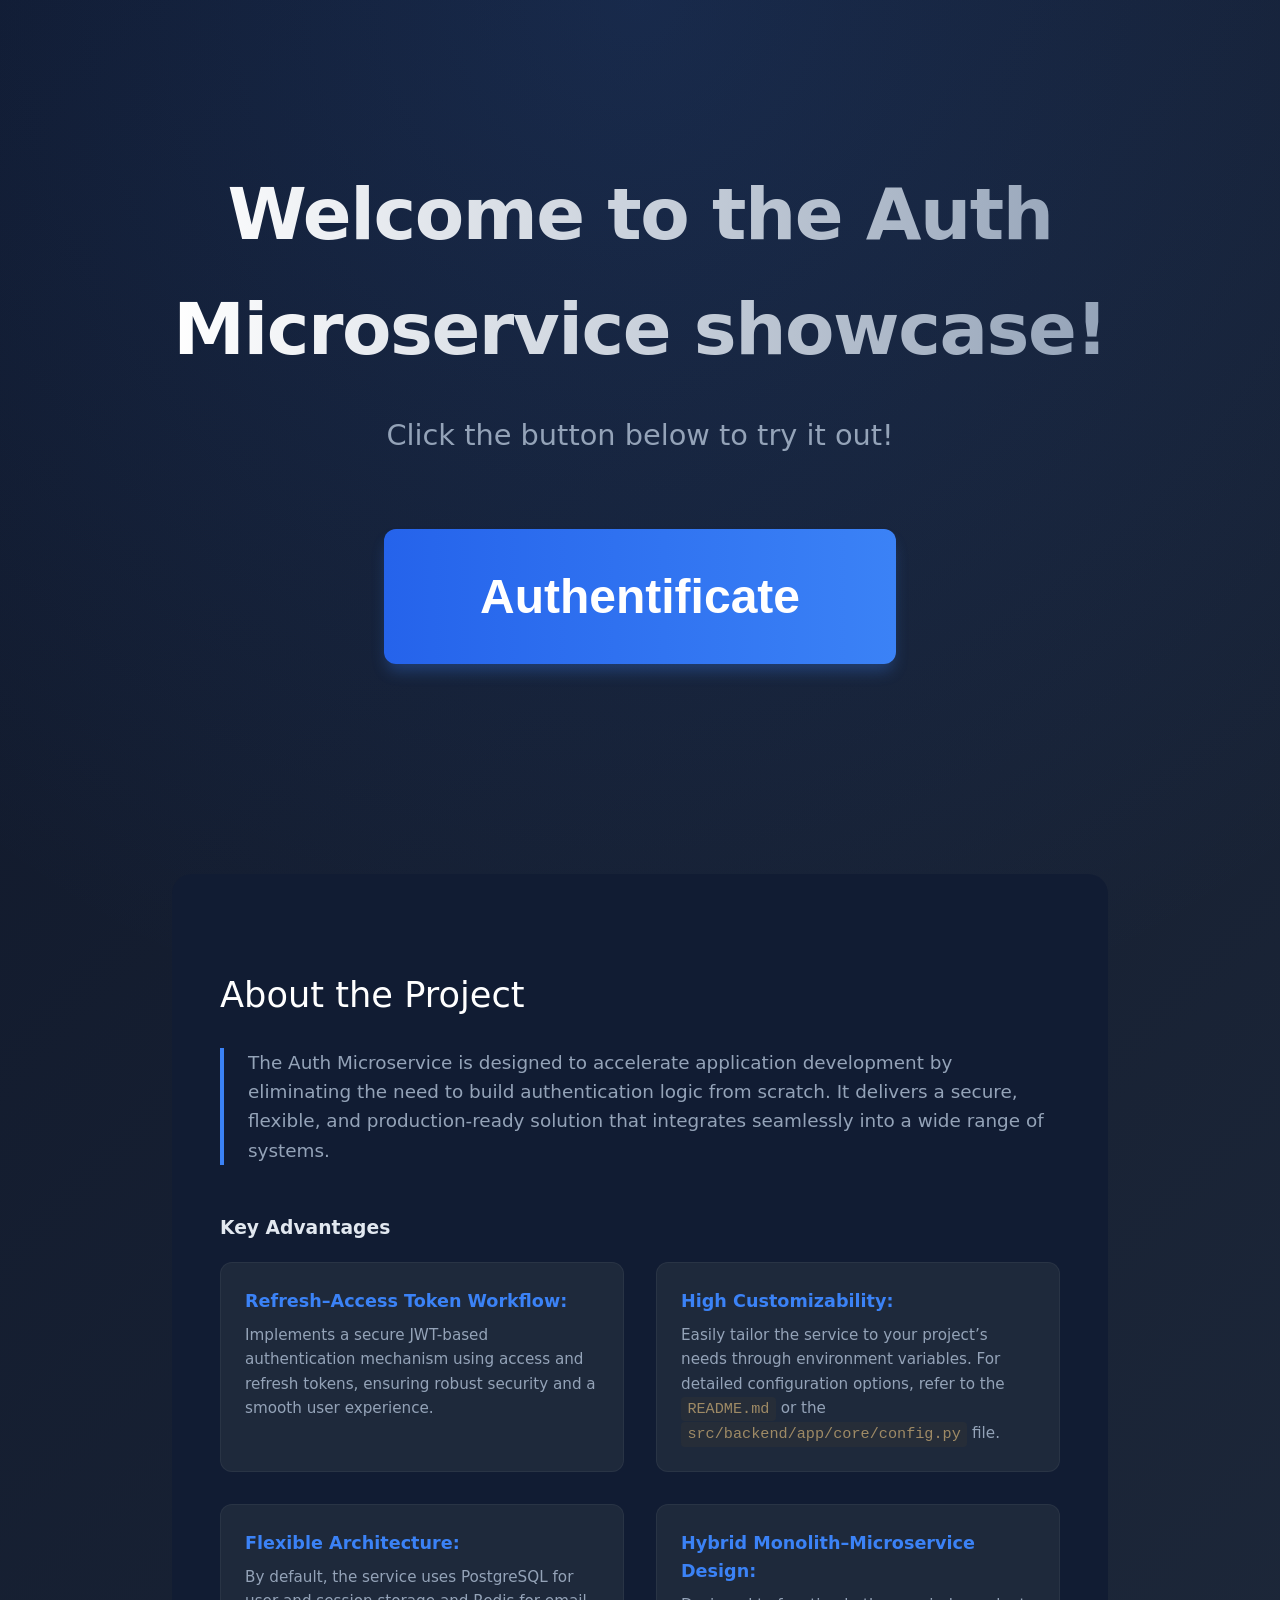
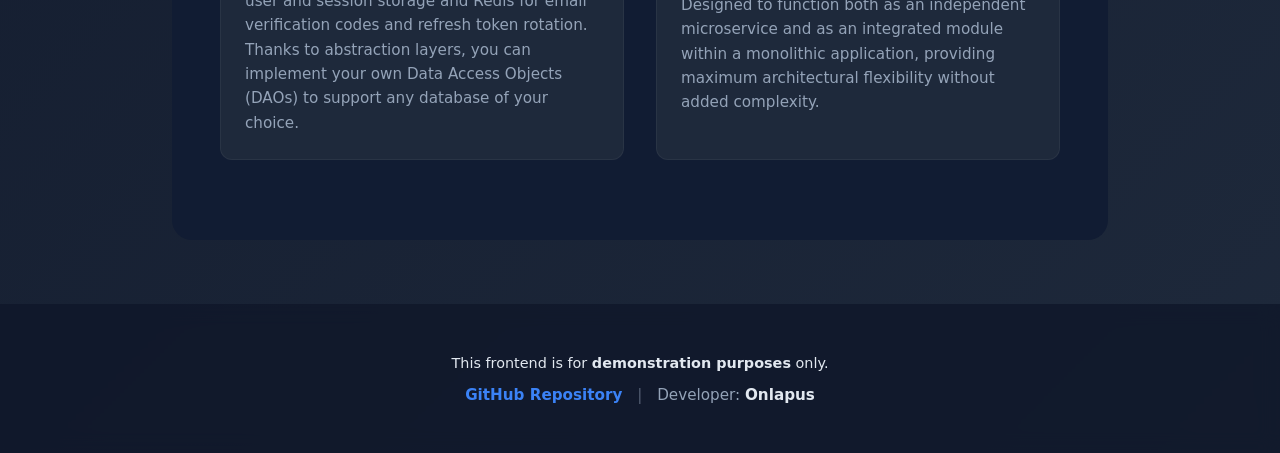
<file: index.html>
<!DOCTYPE html>
<html lang="en">
<head>
    <meta charset="UTF-8">
    <meta name="viewport" content="width=device-width, initial-scale=1.0">
    <link rel="stylesheet" href="styles/index.css">
    <title>Auth Microservice show case</title>
</head>
<body>
    <main>
        <section id="main">
            <div id="welcome_text">
                <h1>Welcome to the Auth Microservice showcase!</h1>
                <h2>Click the button below to try it out!</h2>
            </div>

            <button id="auth_btn" onclick="window.location.replace('register');">Authentificate</button>
            <div></div>
        </section>
        <section id="about_project">
            
            <h2>About the Project</h2>
            <div id="description">
                The Auth Microservice is designed to accelerate application development by eliminating the need to build authentication logic from scratch. It delivers a secure, flexible, and production-ready solution that integrates seamlessly into a wide range of systems.
            </div>
        
            <h3>Key Advantages</h3>
            <ol id="advantages_list">
                <li>
                    <strong>Refresh–Access Token Workflow:</strong>
                    <p>Implements a secure JWT-based authentication mechanism using access and refresh tokens, ensuring robust security and a smooth user experience.</p>
                </li>
                <li>
                    <strong>High Customizability:</strong>
                    <p>Easily tailor the service to your project’s needs through environment variables. For detailed configuration options, refer to the <code>README.md</code> or the <code>src/backend/app/core/config.py</code> file.</p>
                </li>
                <li>
                    <strong>Flexible Architecture:</strong>
                    <p>By default, the service uses PostgreSQL for user and session storage and Redis for email verification codes and refresh token rotation. Thanks to abstraction layers, you can implement your own Data Access Objects (DAOs) to support any database of your choice.</p>
                </li>
                <li>
                    <strong>Hybrid Monolith–Microservice Design:</strong>
                    <p>Designed to function both as an independent microservice and as an integrated module within a monolithic application, providing maximum architectural flexibility without added complexity.</p>
                </li>
            </ol>
        </section>
    </main>
    <footer>
        <div class="footer-content">
            <p>This frontend is for <strong>demonstration purposes</strong> only.</p>
            <div class="footer-links">
                <a href="https://exmple.com" target="_blank" rel="noopener noreferrer">GitHub Repository</a>
                <span class="separator">|</span>
                <span>Developer: <strong>Onlapus</strong></span>
            </div>
        </div>
    </footer>
</body>
</html>
</file>
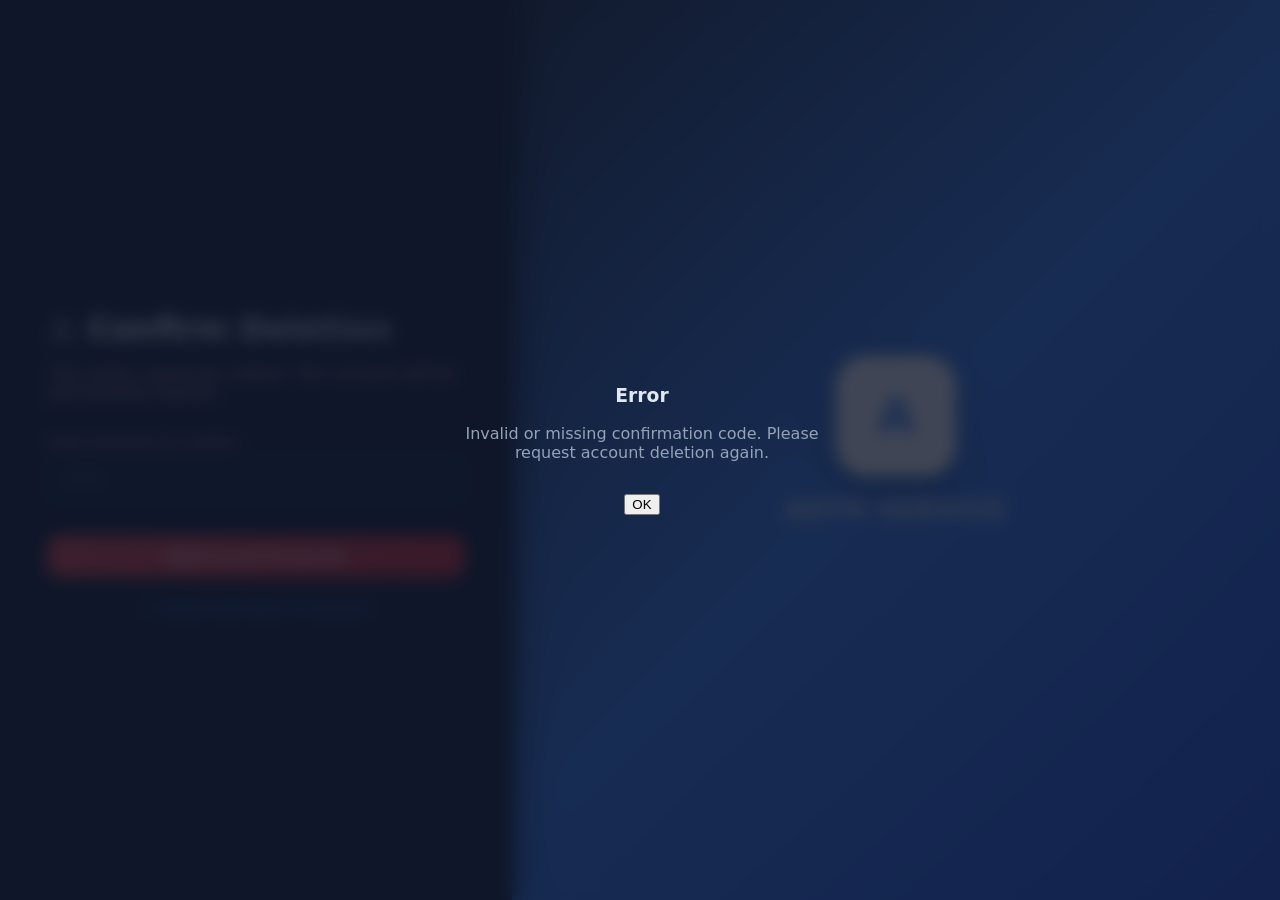
<file: confirm-deletion.html>
<!DOCTYPE html>
<html lang="en">
<head>
    <meta charset="UTF-8">
    <meta name="viewport" content="width=device-width, initial-scale=1.0">
    <link rel="stylesheet" href="styles/auth.css">
    <link rel="stylesheet" href="styles/modals.css">
    <title>Confirm Account Deletion | Auth Microservice</title>
</head>
<body>
    <div class="auth-container">
        <section class="form-side">
            <div class="form-header">
                <h1 style="color: #ef4444;">⚠️ Confirm Deletion</h1>
                <p style="color: #fca5a5;">This action cannot be undone. Your account will be permanently deleted.</p>
            </div>

            <form action="#" id="confirm-deletion-form">
                <div class="input-group">
                    <label for="deletion-password" style="color: #fca5a5;">Enter Password to Confirm</label>
                    <input type="password" id="deletion-password" placeholder="••••••••" required>
                </div>
                <button type="submit" class="delete-btn">Delete Account Permanently</button>
            </form>

            <div class="switch-auth">
                <a href="view-user" style="color: var(--accent-primary); text-decoration: none;">← Cancel and return to account</a>
            </div>
        </section>

        <section class="visual-side">
            <div class="logo-container">
                <div onclick="window.location.replace('./');" class="logo-placeholder">A</div>
                <h2 style="margin-top: 20px; letter-spacing: 2px;">AUTH SERVICE</h2>
            </div>
        </section>
    </div>

    <div id="alert-modal" class="modal">
        <div class="modal-content profile-card" style="max-width: 400px; text-align: center;">
            <h3 id="alert-title" style="margin-top: 0;">Notification</h3>
            <p id="alert-message" style="color: var(--text-secondary);"></p>
            <button id="alert-ok" class="session-btn" style="margin-top: 1rem;">OK</button>
        </div>
    </div>

    <script src="scripts/auth_api.js"></script>
    <script src="scripts/confirm_deletion.js"></script>
</body>
</html>
</file>
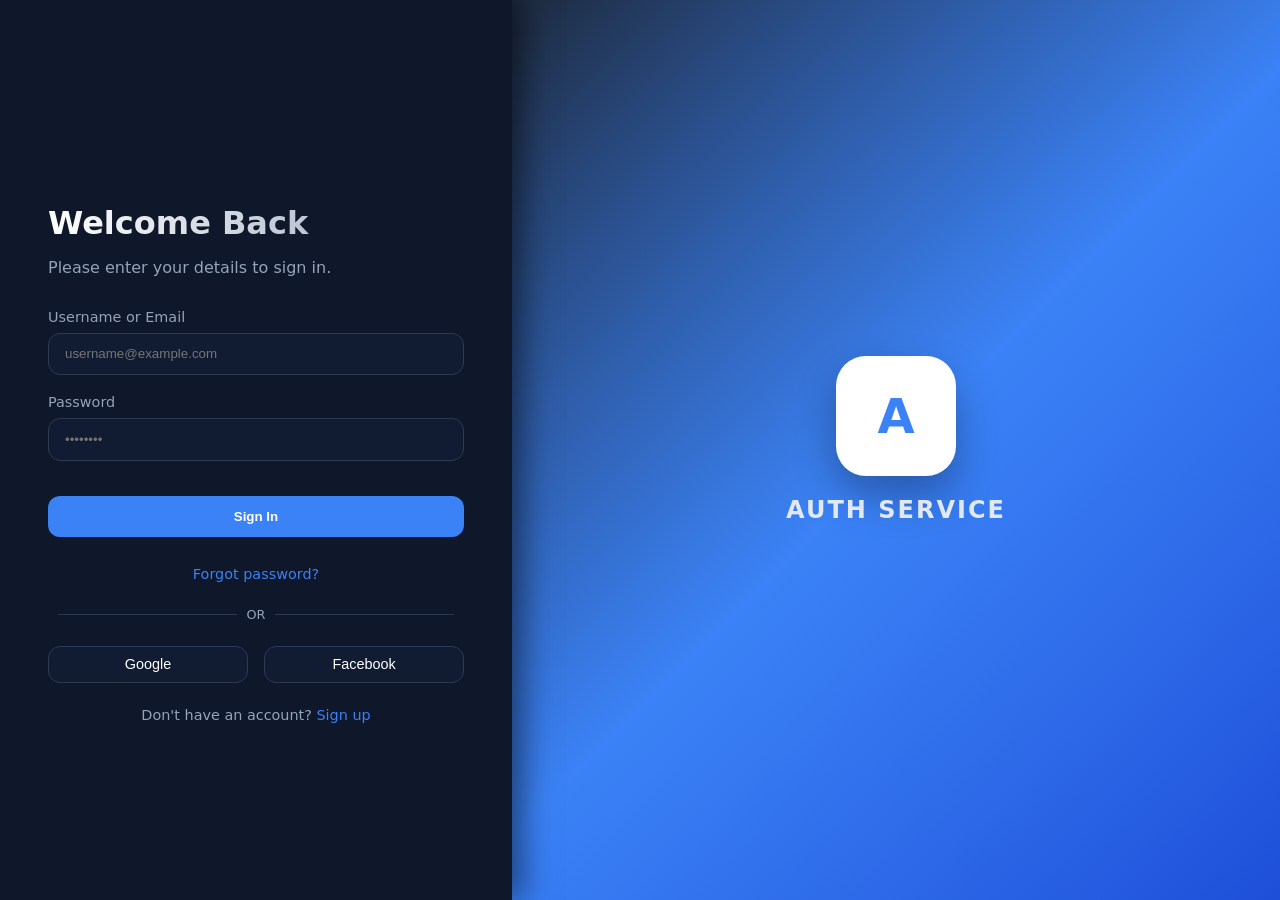
<file: login.html>
<!DOCTYPE html>
<html lang="en">
<head>
    <meta charset="UTF-8">
    <meta name="viewport" content="width=device-width, initial-scale=1.0">
    <link rel="stylesheet" href="styles/auth.css">
    <link rel="stylesheet" href="styles/modals.css">
    <title>Login | Auth Microservice</title>
</head>
<body>
    <div class="auth-container">
        <section class="form-side">
            <div class="form-header">
                <h1>Welcome Back</h1>
                <p>Please enter your details to sign in.</p>
            </div>

            <form action="#">
                <div class="input-group">
                    <label for="id">Username or Email</label>
                    <input type="text" id="id" placeholder="username@example.com" required>
                </div>
                <div class="input-group">
                    <label for="password">Password</label>
                    <input type="password" id="password" placeholder="••••••••" required>
                </div>
                <button type="submit" class="submit-btn">Sign In</button>
                <div style="text-align: center; margin-top: 0.5rem;">
                    <a href="#" id="forgot-password-link" style="color: var(--accent-primary); text-decoration: none; font-size: 0.9rem;">Forgot password?</a>
                </div>
            </form>

            <div class="divider">OR</div>

            <div class="social-btns">
                <button class="social-btn" id="google-btn">Google</button>
                <button class="social-btn" id="facebook-btn">Facebook</button>
            </div>

            <div class="switch-auth">
                Don't have an account? <a href="register">Sign up</a>
            </div>
        </section>

        <section class="visual-side">
            <div class="logo-container">
                <div onclick="window.location.replace('./');" class="logo-placeholder">A</div>
                <h2 style="margin-top: 20px; letter-spacing: 2px;">AUTH SERVICE</h2>
            </div>
        </section>

    <div id="alert-modal" class="modal">
        <div class="modal-content profile-card" style="max-width: 400px; text-align: center;">
            <h3 id="alert-title" style="margin-top: 0;">Notification</h3>
            <p id="alert-message" style="color: var(--text-secondary);"></p>
            <button id="alert-ok" class="session-btn" style="margin-top: 1rem;">OK</button>
        </div>
    </div>

    <div id="password-modal" class="modal">
        <div class="modal-content profile-card" style="max-width: 450px;">
            <h3>Confirm Action</h3>
            <p style="color: var(--text-secondary); font-size: 0.9rem;">Please enter your password to proceed.</p>
            <input type="password" id="modal-password-input" class="session-btn" 
                   style="background: var(--bg-tertiary); text-align: left; cursor: text; width: 100%; margin: 1rem 0; border: 1px solid var(--bg-hover);" 
                   placeholder="Your password">
            <div style="display: flex; gap: 1rem;">
                <button id="password-cancel" class="session-btn" style="background: var(--bg-tertiary); flex: 1;">Cancel</button>
                <button id="password-confirm" class="session-btn" style="flex: 1;">Confirm</button>
            </div>
        </div>
    </div>

    <div id="reset-email-modal" class="modal">
        <div class="modal-content reset-modal-card">
            <h3 style="margin-top: 0; margin-bottom: 0.5rem;">Reset Password</h3>
            <p style="color: var(--text-secondary); font-size: 0.9rem; margin-bottom: 1.5rem;">Enter your email address and we'll send you a password reset link.</p>
            <input type="email" id="reset-email-input" class="reset-modal-input" placeholder="your@email.com">
            <div class="reset-modal-buttons">
                <button id="reset-cancel" class="reset-btn-cancel">Cancel</button>
                <button id="reset-send" class="reset-btn-primary">Send Reset Link</button>
            </div>
        </div>
    </div>
    <script src="scripts/auth_api.js"></script>
    <script src="scripts/login.js"></script>
    </div>
</body>
</html>
</file>
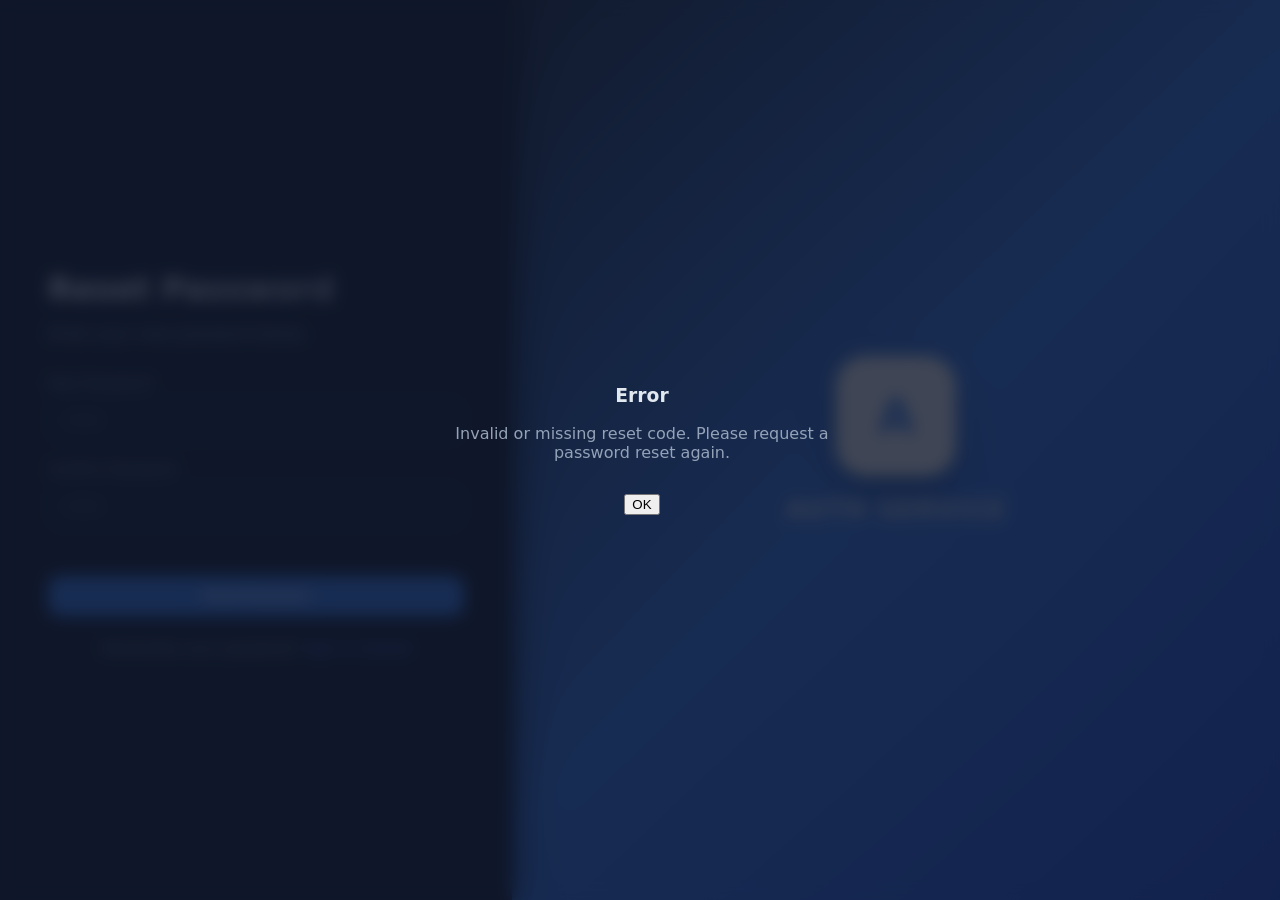
<file: password-reset.html>
<!DOCTYPE html>
<html lang="en">
<head>
    <meta charset="UTF-8">
    <meta name="viewport" content="width=device-width, initial-scale=1.0">
    <link rel="stylesheet" href="styles/auth.css">
    <link rel="stylesheet" href="styles/modals.css">
    <title>Reset Password | Auth Microservice</title>
</head>
<body>
    <div class="auth-container">
        <section class="form-side">
            <div class="form-header">
                <h1>Reset Password</h1>
                <p>Enter your new password below.</p>
            </div>

            <form action="#" id="reset-form">
                <div class="input-group">
                    <label for="new-password">New Password</label>
                    <input type="password" id="new-password" placeholder="••••••••" required>
                </div>
                <div class="input-group">
                    <label for="confirm-password">Confirm Password</label>
                    <input type="password" id="confirm-password" placeholder="••••••••" required>
                    <small id="password-hint" style="color: var(--text-secondary); margin-top: 0.3rem; font-size: 0.85rem;"></small>
                </div>
                <button type="submit" class="submit-btn">Reset Password</button>
            </form>

            <div class="switch-auth">
                Remember your password? <a href="login">Sign in instead</a>
            </div>
        </section>

        <section class="visual-side">
            <div class="logo-container">
                <div onclick="window.location.replace('./');" class="logo-placeholder">A</div>
                <h2 style="margin-top: 20px; letter-spacing: 2px;">AUTH SERVICE</h2>
            </div>
        </section>
    </div>

    <div id="alert-modal" class="modal">
        <div class="modal-content profile-card" style="max-width: 400px; text-align: center;">
            <h3 id="alert-title" style="margin-top: 0;">Notification</h3>
            <p id="alert-message" style="color: var(--text-secondary);"></p>
            <button id="alert-ok" class="session-btn" style="margin-top: 1rem;">OK</button>
        </div>
    </div>

    <script src="scripts/auth_api.js"></script>
    <script src="scripts/password_reset.js"></script>
</body>
</html>
</file>
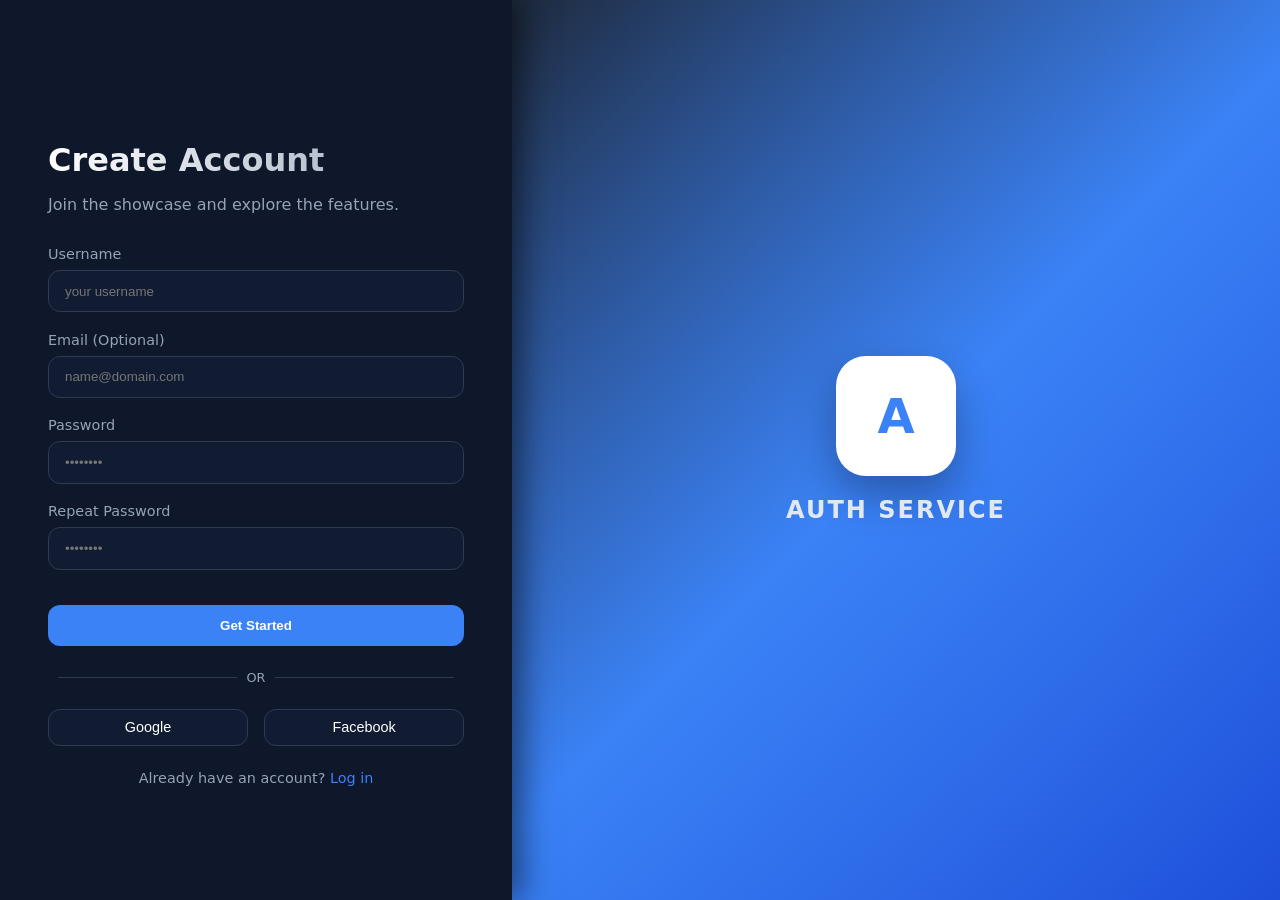
<file: register.html>
<!DOCTYPE html>
<html lang="en">
<head>
    <meta charset="UTF-8">
    <meta name="viewport" content="width=device-width, initial-scale=1.0">
    <link rel="stylesheet" href="styles/auth.css">
    <link rel="stylesheet" href="styles/modals.css">
    <title>Register | Auth Microservice</title>
</head>
<body>
    <div class="auth-container">
        <section class="form-side">
            <div class="form-header">
                <h1>Create Account</h1>
                <p>Join the showcase and explore the features.</p>
            </div>

            <form action="#">
                <div class="input-group">
                    <label for="username">Username</label>
                    <input type="text" id="username" placeholder="your username" required>
                </div>
                <div class="input-group">
                    <label for="email">Email (Optional)</label>
                    <input type="email" id="email" placeholder="name@domain.com">
                </div>
                <div class="input-group">
                    <label for="password">Password</label>
                    <input type="password" id="password" placeholder="••••••••" required>
                </div>
                <div class="input-group">
                    <label for="password_repeat">Repeat Password</label>
                    <input type="password" id="password_repeat" placeholder="••••••••" required>
                </div>
                <button type="submit" class="submit-btn">Get Started</button>
            </form>

            <div class="divider">OR</div>

            <div class="social-btns">
                <button class="social-btn" id="google-btn">Google</button>
                <button class="social-btn" id="facebook-btn">Facebook</button>
            </div>

            <div class="switch-auth">
                Already have an account? <a href="login">Log in</a>
            </div>
        </section>

        <section class="visual-side">
            <div class="logo-container">
                <div onclick="window.location.replace('./');" class="logo-placeholder">A</div>
                <h2 style="margin-top: 20px; letter-spacing: 2px;">AUTH SERVICE</h2>
            </div>
        </section>
    </div>
    <div id="alert-modal" class="modal">
        <div class="modal-content profile-card" style="max-width: 400px; text-align: center;">
            <h3 id="alert-title" style="margin-top: 0;">Notification</h3>
            <p id="alert-message" style="color: var(--text-secondary);"></p>
            <button id="alert-ok" class="session-btn" style="margin-top: 1rem;">OK</button>
        </div>
    </div>

    <div id="password-modal" class="modal">
        <div class="modal-content profile-card" style="max-width: 450px;">
            <h3>Confirm Action</h3>
            <p style="color: var(--text-secondary); font-size: 0.9rem;">Please enter your password to proceed.</p>
            <input type="password" id="modal-password-input" class="session-btn" 
                   style="background: var(--bg-tertiary); text-align: left; cursor: text; width: 100%; margin: 1rem 0; border: 1px solid var(--bg-hover);" 
                   placeholder="Your password">
            <div style="display: flex; gap: 1rem;">
                <button id="password-cancel" class="session-btn" style="background: var(--bg-tertiary); flex: 1;">Cancel</button>
                <button id="password-confirm" class="session-btn" style="flex: 1;">Confirm</button>
            </div>
        </div>
    </div>
    <script src="scripts/auth_api.js"></script>
    <script src="scripts/register.js"></script>
</body>
</html>
</file>
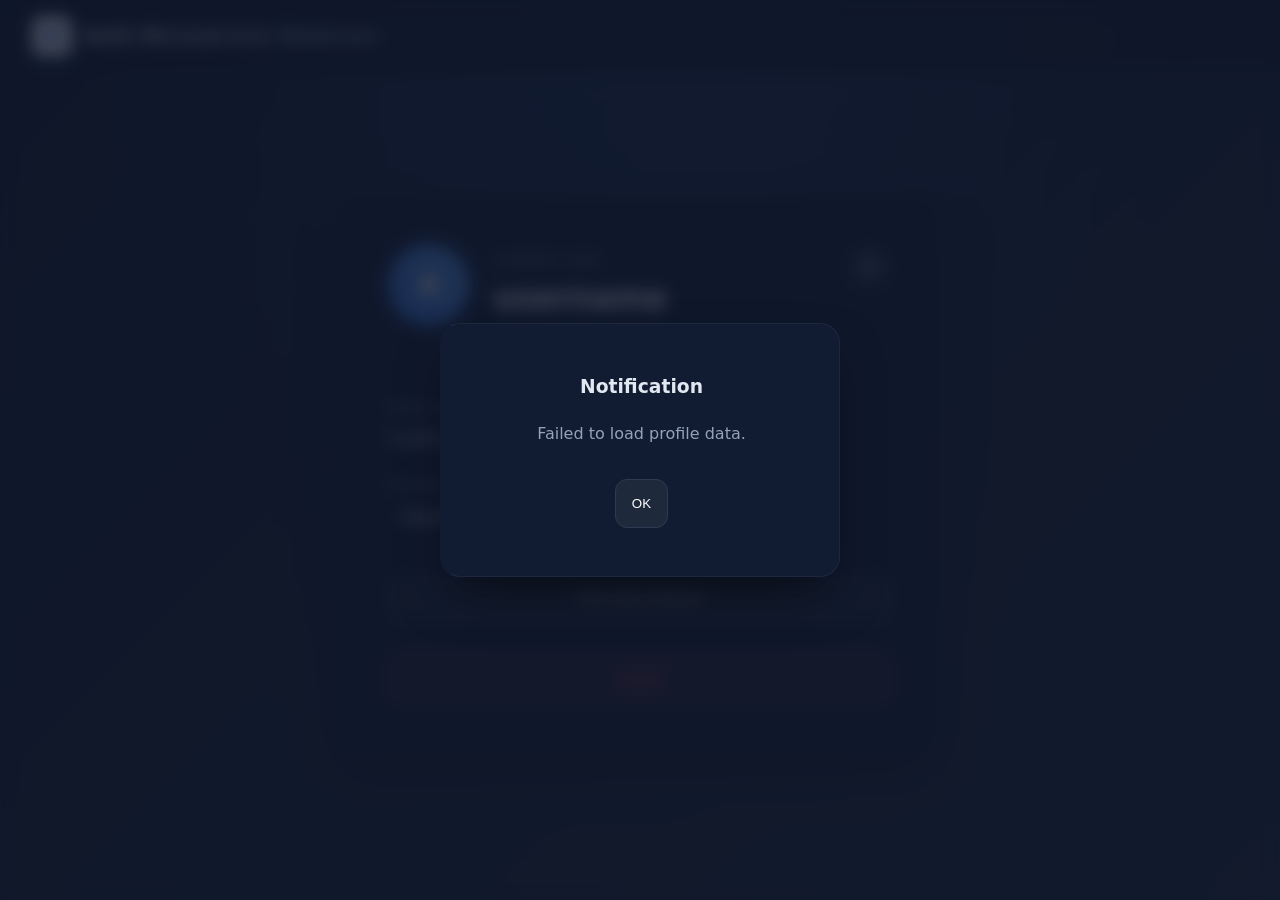
<file: view-user.html>
<!DOCTYPE html>
<html lang="en">
<head>
    <meta charset="UTF-8">
    <meta name="viewport" content="width=device-width, initial-scale=1.0">
    <link rel="stylesheet" href="styles/index.css"> 
    <link rel="stylesheet" href="styles/auth.css"> 
    <link rel="stylesheet" href="styles/view_user.css">
    <link rel="stylesheet" href="styles/modals.css">
    <title>Profile | Auth Showcase</title>
</head>
<body>
    <header class="main-header">
        <a href="./" class="logo-link">
            <div class="header-logo">A</div>
            <span class="header-title">Auth Microservice Showcase</span>
        </a>
    </header>

    <main class="user-view-container">
        <section class="profile-card">
            <div class="profile-header">
                <div class="fake-pfp">A</div>
                <div class="username-display">
                    <span class="info-label">Current User</span>
                    <h1 id="user-username-title">username</h1>
                </div>
                <button id="settings-btn" class="settings-btn" title="Settings">
                    <svg width="20" height="20" viewBox="0 0 24 24" fill="none" stroke="currentColor" stroke-width="2" stroke-linecap="round" stroke-linejoin="round">
                        <circle cx="12" cy="12" r="3"></circle>
                        <path d="M19.4 15a1.65 1.65 0 0 0 .33 1.82l.06.06a2 2 0 0 1 0 2.83 2 2 0 0 1-2.83 0l-.06-.06a1.65 1.65 0 0 0-1.82-.33 1.65 1.65 0 0 0-1 1.51V21a2 2 0 0 1-2 2 2 2 0 0 1-2-2v-.09A1.65 1.65 0 0 0 9 19.4a1.65 1.65 0 0 0-1.82.33l-.06.06a2 2 0 0 1-2.83 0 2 2 0 0 1 0-2.83l.06-.06a1.65 1.65 0 0 0 .33-1.82 1.65 1.65 0 0 0-1.51-1H3a2 2 0 0 1-2-2 2 2 0 0 1 2-2h.09A1.65 1.65 0 0 0 4.6 9a1.65 1.65 0 0 0-.33-1.82l-.06-.06a2 2 0 0 1 0-2.83 2 2 0 0 1 2.83 0l.06.06a1.65 1.65 0 0 0 1.82.33H9a1.65 1.65 0 0 0 1 1.51V3a2 2 0 0 1 2-2 2 2 0 0 1 2 2v.09a1.65 1.65 0 0 0 1 1.51 1.65 1.65 0 0 0 1.82-.33l.06-.06a2 2 0 0 1 2.83 0 2 2 0 0 1 0 2.83l-.06.06a1.65 1.65 0 0 0-.33 1.82V9a1.65 1.65 0 0 0 1.51 1H21a2 2 0 0 1 2 2 2 2 0 0 1-2 2h-.09a1.65 1.65 0 0 0-1.51 1z"></path>
                    </svg>
                </button>
            </div>

            <div class="user-info-grid">
                <div class="info-item">
                    <span class="info-label">Email Address</span>
                    <span id="user-email-value" class="info-value">Loading...</span>
                </div>
                
                <div class="info-item">
                    <span class="info-label">Created At</span>
                    <span id="user-created-value" class="info-value">Loading...</span>
                </div>

                <div class="info-item">
                    <span class="info-label">Account Status</span>
                    <div>
                        <span id="user-status-badge" class="badge">Checking...</span>
                    </div>
                </div>

                <div class="info-item">
                    <span class="info-label">Verification</span>
                    <div>
                        <span id="user-verified-badge" class="badge">Checking...</span>
                    </div>
                </div>

                <button class="session-btn">
                    View Active Sessions
                </button>
                <button id="logout-btn" style="grid-column: span 2; margin-top: 0.5rem; background: rgba(231, 76, 60, 0.1); border: 1px solid #e74c3c; color: #e74c3c; padding: 1rem; border-radius: 12px; cursor: pointer; font-weight: 600; transition: 0.3s;">
                    Logout
                </button>
            </div>
        </section>
    </main>

    <div id="session-modal" class="modal">
        <div class="modal-content profile-card">
            <div class="modal-header">
                <h2>Active Sessions</h2>
                <button class="close-modal">&times;</button>
            </div>
            <div id="sessions-list" class="sessions-list">
                <p class="loading-text">Loading sessions...</p>
            </div>
        </div>
    </div>

    <div id="alert-modal" class="modal">
        <div class="modal-content profile-card" style="max-width: 400px; text-align: center;">
            <h3 id="alert-title" style="margin-top: 0;">Notification</h3>
            <p id="alert-message" style="color: var(--text-secondary);"></p>
            <button id="alert-ok" class="session-btn" style="margin-top: 1rem;">OK</button>
        </div>
    </div>

    <div id="password-modal" class="modal">
        <div class="modal-content profile-card" style="max-width: 450px;">
            <h3 id="modal-title-dynamic">Confirm Action</h3>
            <p id="modal-desc-dynamic" style="color: var(--text-secondary); font-size: 0.9rem;">Please enter your details to proceed.</p>
            <div id="modal-inputs">
                <input type="password" id="modal-password-input" class="session-btn" 
                       style="background: var(--bg-tertiary); text-align: left; cursor: text; width: 100%; margin: 1rem 0; border: 1px solid var(--bg-hover);" 
                       placeholder="Enter here...">
                <input type="password" id="modal-password-confirm-input" class="session-btn" 
                       style="background: var(--bg-tertiary); text-align: left; cursor: text; width: 100%; margin-bottom: 0.75rem; border: 1px solid var(--bg-hover); display: none;" 
                       placeholder="Confirm new password">
                <div id="modal-hint" class="modal-hint" style="display: none; font-size: 0.85rem; margin-bottom: 0.8rem;"></div>
            </div>
            <div style="display: flex; gap: 1rem;">
                <button id="password-cancel" class="session-btn" style="background: var(--bg-tertiary); flex: 1;">Cancel</button>
                <button id="password-confirm" class="session-btn" style="flex: 1;">Confirm</button>
            </div>
        </div>
    </div>

    <div id="settings-modal" class="modal">
        <div class="modal-content profile-card" style="max-width: 500px;">
            <div class="modal-header">
                <h2>Account Settings</h2>
                <button class="close-modal">&times;</button>
            </div>
            <div class="settings-content">
                <div class="settings-section">
                    <h3 style="margin-bottom: 1rem; color: var(--text-primary);">Account Management</h3>
                    <div class="settings-actions">
                        <button id="update-email-btn" class="settings-action-btn">
                            <div class="action-icon">📧</div>
                            <div class="action-content">
                                <div class="action-title">Update Email</div>
                                <div class="action-desc">Change your email address and verify it</div>
                            </div>
                        </button>
                        <button id="update-password-btn" class="settings-action-btn">
                            <div class="action-icon">🔒</div>
                            <div class="action-content">
                                <div class="action-title">Update Password</div>
                                <div class="action-desc">Change your account password</div>
                            </div>
                        </button>
                        <button id="delete-account-btn" class="settings-action-btn delete-action-btn">
                            <div class="action-icon">🗑️</div>
                            <div class="action-content">
                                <div class="action-title">Delete Account</div>
                                <div class="action-desc">Permanently delete your account</div>
                            </div>
                        </button>
                    </div>
                </div>
            </div>
        </div>
    </div>

    <script src="scripts/auth_api.js"></script>
    <script src="scripts/view_user.js"></script>
</body>
</html>
</file>
<file: styles/index.css>
:root {
  /* Keeping your excellent variable palette */
  --bg-primary: #0f172a;
  --bg-secondary: #111c33;
  --bg-tertiary: #1e293b;
  --bg-hover: #24324a;
  --bg-code: #262d38;
  --text-primary: #e2e8f0;
  --text-secondary: #94a3b8;
  --accent-primary: #3b82f6;
  --accent-hover: #2563eb;
  --radius-md: 12px;
  --radius-lg: 20px;
  --font-main: 'Inter', system-ui, -apple-system, sans-serif;
  --code-keyword: #9e8a65;
}

* {
  box-sizing: border-box;
}

html {
  scrollbar-width: thin;
  scrollbar-color: var(--bg-tertiary) var(--bg-secondary);
}

/* Chromium / WebKit */
html::-webkit-scrollbar {
  width: 10px;
}

html::-webkit-scrollbar-track {
  background: var(--bg-secondary);
}

html::-webkit-scrollbar-thumb {
  background: var(--bg-tertiary);
  border-radius: 10px;
}


body {
  background-color: var(--bg-primary);
  background-image: 
    radial-gradient(circle at top center, rgba(59, 130, 246, 0.15), transparent 50%),
    linear-gradient(135deg, #0f172a 0%, #1e293b 100%);
  color: var(--text-primary);
  font-family: var(--font-main);
  margin: 0;
  line-height: 1.6;
  overflow-x: hidden;
}

main {
  max-width: 1000px;
  margin: 0 auto;
  padding: 0 2rem;
}

/* --- HERO SECTION --- */
#main {
  min-height: 90vh; /* Changed from 100vh to avoid awkward cutoffs */
  display: flex;
  flex-direction: column;
  justify-content: center;
  align-items: center;
  text-align: center;
  gap: 3rem;
}

h1 {
  font-size: clamp(2.5rem, 8vw, 4.5rem); /* Responsive size */
  font-weight: 800;
  letter-spacing: -0.02em;
  margin-bottom: 1rem;
  background: linear-gradient(to right, #fff, #94a3b8);
  -webkit-background-clip: text;
  background-clip: text;
  -webkit-text-fill-color: transparent;
}

h2 {
  font-size: clamp(1.2rem, 4vw, 1.8rem);
  color: var(--text-secondary);
  font-weight: 400;
  max-width: auto;
}

#auth_btn {
  min-width: 40vw;
  min-height: 15vh;
  padding: 1.25rem 3rem;
  font-size: 3rem;
  font-weight: 600;
  color: white;
  border: none;
  border-radius: var(--radius-md);
  cursor: pointer;
  background: linear-gradient(90deg, #2563eb, #3b82f6, #60a5fa);
  background-size: 200% auto;
  transition: 0.3s all ease;
  box-shadow: 0 10px 15px -3px rgba(59, 130, 246, 0.3);
}

#auth_btn:hover {
  background-position: right center;
  transform: translateY(-2px);
  transform: scale(1.02);
  box-shadow: 0 20px 25px -5px rgba(59, 130, 246, 0.4);
}

/* --- CONTENT SECTION --- */
#about_project {
  background: var(--bg-secondary);
  border: 1px solid var(--border-strong);
  border-radius: var(--radius-lg);
  padding: 4rem 3rem;
  margin: 4rem 0;
  box-shadow: var(--shadow-lg);
}

#about_project h2 {
  color: white;
  font-size: 2.2rem;
  margin-bottom: 1.5rem;
  text-align: left;
}

#description {
  font-size: 1.15rem;
  color: var(--text-secondary);
  margin-bottom: 3rem;
  border-left: 4px solid var(--accent-primary);
  padding-left: 1.5rem;
}

/* --- ADVANTAGES LIST --- */
#advantages_list {
  display: grid;
  grid-template-columns: repeat(auto-fit, minmax(300px, 1fr));
  gap: 2rem;
  list-style: none;
  padding: 0;
}

#advantages_list li {
  background: var(--bg-tertiary);
  padding: 1.5rem;
  border-radius: var(--radius-md);
  border: 1px solid rgba(255, 255, 255, 0.05);
  transition: transform 0.3s linear;
}

#advantages_list li:hover {
  transform: scale(1.1);
}

#advantages_list strong {
  display: block;
  font-size: 1.1rem;
  color: var(--accent-primary);
  margin-bottom: 0.5rem;
}

#advantages_list p {
  font-size: 0.95rem;
  color: var(--text-secondary);
  margin: 0;
}

code {
  background: var(--bg-code);
  padding: 0.2rem 0.4rem;
  border-radius: 4px;
  color: var(--code-keyword);
  font-family: monospace;
}

/* --- FOOTER STYLING --- */
footer {
    width: 100%;
    padding: 3rem 0;
    margin-top: 4rem;
    border-top: 1px solid var(--border);
    background: rgba(15, 23, 42, 0.8); /* Semi-transparent blur effect */
    backdrop-filter: blur(10px);
    text-align: center;
}

.footer-content {
    max-width: 1000px;
    margin: 0 auto;
    display: flex;
    flex-direction: column;
    gap: 0.5rem;
}

footer p {
    color: var(--text-tertiary);
    font-size: 0.9rem;
    margin: 0;
}

.footer-links {
    font-size: 0.95rem;
    color: var(--text-secondary);
}

.footer-links a {
    color: var(--accent-primary);
    text-decoration: none;
    font-weight: 600;
    transition: color 0.2s ease;
}

.footer-links a:hover {
    color: var(--accent-hover);
    text-decoration: underline;
}

.separator {
    margin: 0 10px;
    color: var(--text-tertiary);
    opacity: 0.5;
}

footer strong {
    color: var(--text-primary);
}
</file>
<file: styles/auth.css>
:root {
  --bg-primary: #0f172a;
  --bg-secondary: #111c33;
  --text-primary: #e2e8f0;
  --text-secondary: #94a3b8;
  --accent-primary: #3b82f6;
  --accent-hover: #2563eb;
  --radius-md: 12px;
  --font-main: 'Inter', system-ui, -apple-system, sans-serif;
  /* New Gradient for the right side */
  --auth-gradient: linear-gradient(135deg, #1e293b 0%, #3b82f6 50%, #1d4ed8 100%);
}

* { box-sizing: border-box; }

body, html {
  margin: 0;
  padding: 0;
  height: 100%;
  font-family: var(--font-main);
  background-color: var(--bg-primary);
  color: var(--text-primary);
  overflow: hidden; /* Prevents scroll on the split layout */
}

.auth-container {
  display: flex;
  height: 100vh;
  width: 100vw;
}

/* --- LEFT SIDE: FORM (40vw) --- */
.form-side {
  width: 40vw;
  padding: 3rem;
  display: flex;
  flex-direction: column;
  justify-content: center;
  background: var(--bg-primary);
  z-index: 2;
  box-shadow: 10px 0 30px rgba(0,0,0,0.5);
}

.form-header h1 {
  font-size: 2rem;
  margin-bottom: 0.5rem;
  background: linear-gradient(to right, #fff, #94a3b8);
  -webkit-background-clip: text;
  background-clip: text;
  -webkit-text-fill-color: transparent;
}

.form-header p {
  color: var(--text-secondary);
  margin-bottom: 2rem;
}

form {
  display: flex;
  flex-direction: column;
  gap: 1.2rem;
}

.input-group {
  display: flex;
  flex-direction: column;
  gap: 0.5rem;
}

.input-group label {
  font-size: 0.9rem;
  color: var(--text-secondary);
}

input {
  background: var(--bg-secondary);
  border: 1px solid #2e3a52;
  border-radius: var(--radius-md);
  padding: 0.8rem 1rem;
  color: white;
  outline: none;
  transition: border-color 0.3s;
}

input:focus {
  border-color: var(--accent-primary);
}

.submit-btn {
  background: var(--accent-primary);
  color: white;
  border: none;
  padding: 0.8rem;
  border-radius: var(--radius-md);
  font-weight: 600;
  cursor: pointer;
  transition: background 0.3s;
  margin-top: 1rem;
}

.submit-btn:hover { background: var(--accent-hover); }

/* --- DELETE ACCOUNT BUTTON --- */
.delete-btn {
    background: linear-gradient(135deg, #ef4444, #dc2626);
    color: white;
    border: none;
    padding: 0.8rem;
    border-radius: var(--radius-md);
    font-weight: 600;
    cursor: pointer;
    transition: all 0.3s ease;
    margin-top: 1rem;
    box-shadow: 0 4px 15px rgba(239, 68, 68, 0.3);
}

.delete-btn:hover {
    background: linear-gradient(135deg, #dc2626, #b91c1c);
    transform: translateY(-2px);
    box-shadow: 0 6px 20px rgba(239, 68, 68, 0.4);
}

.delete-btn:active {
    transform: translateY(0);
}

/* --- SOCIAL BUTTONS --- */
.social-auth {
  margin-top: 2rem;
  text-align: center;
}

.divider {
  display: flex;
  align-items: center;
  color: var(--text-secondary);
  font-size: 0.8rem;
  margin: 1.5rem 0;
}

.divider::before, .divider::after {
  content: "";
  flex: 1;
  height: 1px;
  background: #2e3a52;
  margin: 0 10px;
}

.social-btns {
  display: flex;
  gap: 1rem;
}

.social-btn {
  flex: 1;
  background: var(--bg-secondary);
  border: 1px solid #2e3a52;
  padding: 0.6rem;
  border-radius: var(--radius-md);
  color: white;
  cursor: pointer;
  display: flex;
  align-items: center;
  justify-content: center;
  gap: 8px;
  font-size: 0.9rem;
}

.social-btn:hover { background: var(--bg-hover); }

/* --- RIGHT SIDE: DECORATIVE (60vw) --- */
.visual-side {
  width: 60vw;
  background: var(--auth-gradient);
  display: flex;
  justify-content: center;
  align-items: center;
  position: relative;
  overflow: hidden;
}

/* Artistic Flare */
.visual-side::after {
  content: "";
  position: absolute;
  width: 150%;
  height: 150%;
  background: radial-gradient(circle, rgba(59, 130, 246, 0.2) 0%, transparent 70%);
  animation: pulse 10s infinite;
}

@keyframes pulse {
  0%, 100% { transform: scale(1); }
  50% { transform: scale(1.2); }
}

.logo-container {
  z-index: 1;
  display: flex;
  flex-wrap: wrap;
  flex-direction: column;
  align-items: center;
  justify-content: center;
}

.logo-placeholder {
  width: 120px;
  height: 120px;
  background: white;
  border-radius: 30px; /* Squircle */
  display: flex;
  align-items: center;
  justify-content: center;
  font-size: 3rem;
  font-weight: 900;
  color: var(--accent-primary);
  box-shadow: 0 20px 40px rgba(0,0,0,0.3);
}

.switch-auth {
    margin-top: 1.5rem;
    text-align: center;
    font-size: 0.9rem;
    color: var(--text-secondary);
}

.switch-auth a {
    color: var(--accent-primary);
    text-decoration: none;
}

/* --- RESET PASSWORD MODAL --- */
.reset-modal-card {
  background: linear-gradient(135deg, rgba(17, 28, 51, 0.95) 0%, rgba(30, 41, 59, 0.95) 100%);
  backdrop-filter: blur(10px);
  border: 1px solid rgba(59, 130, 246, 0.2);
  border-radius: 16px;
  padding: 2rem;
  box-shadow: 0 8px 32px rgba(0, 0, 0, 0.3);
  max-width: 450px;
}

.reset-modal-card h3 {
  color: var(--text-primary);
  font-size: 1.5rem;
  font-weight: 700;
}

.reset-modal-input {
  width: 100%;
  background: rgba(17, 28, 51, 0.6);
  border: 1px solid rgba(59, 130, 246, 0.3);
  border-radius: 10px;
  padding: 0.9rem 1.1rem;
  color: white;
  font-size: 0.95rem;
  outline: none;
  transition: all 0.3s ease;
  margin-bottom: 1.5rem;
}

.reset-modal-input::placeholder {
  color: rgba(148, 163, 184, 0.6);
}

.reset-modal-input:focus {
  border-color: var(--accent-primary);
  background: rgba(17, 28, 51, 0.8);
  box-shadow: 0 0 0 3px rgba(59, 130, 246, 0.1);
}

.reset-modal-buttons {
  display: flex;
  gap: 1rem;
}

.reset-btn-cancel {
  flex: 1;
  background: rgba(30, 41, 59, 0.8);
  border: 1px solid rgba(46, 58, 82, 0.8);
  color: var(--text-secondary);
  padding: 0.9rem;
  border-radius: 10px;
  font-weight: 600;
  font-size: 0.95rem;
  cursor: pointer;
  transition: all 0.3s ease;
}

.reset-btn-cancel:hover {
  background: rgba(46, 58, 82, 0.6);
  border-color: rgba(59, 130, 246, 0.2);
  color: var(--text-primary);
}

.reset-btn-primary {
  flex: 1;
  background: linear-gradient(135deg, var(--accent-primary), var(--accent-hover));
  border: none;
  color: white;
  padding: 0.9rem;
  border-radius: 10px;
  font-weight: 600;
  font-size: 0.95rem;
  cursor: pointer;
  transition: all 0.3s ease;
  box-shadow: 0 4px 15px rgba(59, 130, 246, 0.3);
}

.reset-btn-primary:hover {
  transform: translateY(-2px);
  box-shadow: 0 6px 20px rgba(59, 130, 246, 0.4);
}

.reset-btn-primary:active {
  transform: translateY(0);
}
</file>
<file: styles/modals.css>
/* --- MODAL STYLES --- */
.modal {
    display: none; /* Приховано за замовчуванням */
    position: fixed;
    z-index: 1000;
    left: 0;
    top: 0;
    width: 100%;
    height: 100%;
    background-color: rgba(15, 23, 42, 0.8);
    backdrop-filter: blur(8px);
    align-items: center;
    justify-content: center;
}

.modal.active {
    display: flex;
}

.modal-content {
    position: relative;
    animation: modalSlideUp 0.3s ease-out;
    max-height: 80vh;
    overflow-y: auto;
    opacity: 0;
    transform: translateY(18px);
    transition: opacity 0.25s ease, transform 0.25s ease;
}

.modal.active .modal-content {
    opacity: 1;
    transform: translateY(0);
}

button.button-loading,
button:disabled {
    opacity: 0.7;
    pointer-events: none;
    cursor: wait;
}

@keyframes modalSlideUp {
    from { transform: translateY(20px); opacity: 0; }
    to { transform: translateY(0); opacity: 1; }
}

.modal-header {
    display: flex;
    justify-content: space-between;
    align-items: center;
    margin-bottom: 1.5rem;
}

.close-modal {
    background: none;
    border: none;
    color: var(--text-secondary);
    font-size: 2rem;
    cursor: pointer;
    transition: 0.2s;
}

.close-modal:hover {
    color: white;
}

/* --- ALERT MODAL ERROR STATE --- */
#alert-modal .profile-card {
    border-left: 4px solid transparent;
    transition: all 0.3s ease;
}

#alert-modal.error-state .profile-card {
    border-left-color: #ef4444;
    background: linear-gradient(135deg, rgba(17, 28, 51, 0.95) 0%, rgba(30, 20, 20, 0.6) 100%);
}

#alert-modal.success-state .profile-card {
    border-left-color: #22c55e;
    background: linear-gradient(135deg, rgba(17, 28, 51, 0.95) 0%, rgba(20, 30, 20, 0.6) 100%);
}

#activate-btn {
    padding: 6px 12px;
    font-size: 0.85rem;
    transition: all 0.3s ease;
}

#activate-btn:hover {
    background: #3b82f6 !important;
    color: white !important;
}
</file>
<file: styles/view_user.css>
/* --- USER VIEW SPECIFIC STYLES --- */
.user-view-container {
    display: flex;
    justify-content: center;
    align-items: center;
    min-height: 100vh;
    padding: 2rem;
}

.profile-card {
    background: var(--bg-secondary);
    border: 1px solid rgba(255, 255, 255, 0.05);
    border-radius: var(--radius-lg);
    width: 100%;
    max-width: 600px;
    padding: 3rem;
    box-shadow: 0 25px 50px -12px rgba(0, 0, 0, 0.5);
}

.profile-header {
    display: flex;
    align-items: center;
    gap: 1.5rem;
    margin-bottom: 2.5rem;
    border-bottom: 1px solid var(--bg-tertiary);
    padding-bottom: 2rem;
    position: relative;
}

.settings-btn {
    position: absolute;
    top: 0;
    right: 0;
    background: var(--bg-tertiary);
    border: 1px solid rgba(255, 255, 255, 0.1);
    border-radius: 50%;
    width: 44px;
    height: 44px;
    display: flex;
    align-items: center;
    justify-content: center;
    cursor: pointer;
    transition: all 0.3s ease;
    color: var(--text-secondary);
}

.settings-btn:hover {
    background: var(--bg-hover);
    border-color: var(--accent-primary);
    color: var(--accent-primary);
    transform: scale(1.05);
}

.settings-btn svg {
    width: 20px;
    height: 20px;
}

.fake-pfp {
    width: 80px;
    height: 80px;
    background: var(--accent-primary);
    background: linear-gradient(45deg, var(--accent-primary), #60a5fa);
    border-radius: 50%;
    display: flex;
    align-items: center;
    justify-content: center;
    font-size: 2rem;
    font-weight: 700;
    color: white;
    box-shadow: 0 0 20px rgba(59, 130, 246, 0.3);
}

.username-display h1 {
    font-size: 2rem;
    margin: 0;
    background: white;
    background-clip: text;
    -webkit-background-clip: text;
    -webkit-text-fill-color: transparent;
}

/* Metadata Grid */
.user-info-grid {
    display: grid;
    grid-template-columns: 1fr 1fr;
    gap: 1.5rem;
}

.info-item {
    display: flex;
    flex-direction: column;
    gap: 0.4rem;
}

.info-label {
    font-size: 0.8rem;
    text-transform: uppercase;
    letter-spacing: 0.05em;
    color: var(--text-secondary);
}

.info-value {
    font-size: 1.05rem;
    color: var(--text-primary);
}

/* Status Badges */
.badge {
    display: inline-flex;
    align-items: center;
    padding: 0.25rem 0.75rem;
    border-radius: 999px;
    font-size: 0.85rem;
    font-weight: 600;
}

.badge-active { background: rgba(34, 197, 94, 0.2); color: #4ade80; }
.badge-verified { background: rgba(59, 130, 246, 0.2); color: #60a5fa; }

/* Session Button */
.session-btn {
    grid-column: span 2;
    margin-top: 1rem;
    background: var(--bg-tertiary);
    border: 1px solid #2e3a52;
    color: white;
    padding: 1rem;
    border-radius: var(--radius-md);
    cursor: pointer;
    transition: 0.3s;
    font-weight: 500;
}

.session-btn:hover {
    background: var(--bg-hover);
    border-color: var(--accent-primary);
}

/* --- HEADER STYLES --- */
.main-header {
    position: fixed;
    top: 0;
    left: 0;
    width: 100%;
    padding: 1rem 2rem;
    background: rgba(15, 23, 42, 0.8);
    backdrop-filter: blur(12px);
    border-bottom: 1px solid rgba(255, 255, 255, 0.05);
    display: flex;
    align-items: center;
    z-index: 100;
}

.logo-link {
    display: flex;
    align-items: center;
    gap: 12px;
    text-decoration: none;
    transition: transform 0.2s ease;
}

.logo-link:hover {
    transform: translateY(-1px);
}

.header-logo {
    width: 40px;
    height: 40px;
    background: white;
    border-radius: 10px;
    display: flex;
    align-items: center;
    justify-content: center;
    color: var(--accent-primary);
    font-weight: 900;
    font-size: 1.2rem;
    box-shadow: 0 4px 12px rgba(59, 130, 246, 0.3);
}

.header-title {
    color: white;
    font-weight: 600;
    font-size: 1.1rem;
    letter-spacing: 0.5px;
    background: linear-gradient(to right, #fff, var(--text-secondary));
    background-clip: text;
    -webkit-background-clip: text;
    -webkit-text-fill-color: transparent;
}

/* Adjust the container to not be hidden behind the fixed hesader */
.user-view-container {
    padding-top: 80px; /* Offset for the header height */
    display: flex;
    justify-content: center;
    align-items: center;
    min-height: 100vh;
}

/* --- SETTINGS MODAL STYLES --- */
.settings-content {
    padding: 1rem 0;
}

.settings-section {
    margin-bottom: 2rem;
}

.settings-section h3 {
    margin: 0 0 1rem 0;
    color: var(--text-primary);
    font-size: 1.2rem;
    font-weight: 600;
}

.settings-actions {
    display: flex;
    flex-direction: column;
    gap: 1rem;
}

.settings-action-btn {
    display: flex;
    align-items: center;
    gap: 1rem;
    padding: 1.25rem;
    background: var(--bg-tertiary);
    border: 1px solid rgba(255, 255, 255, 0.05);
    border-radius: var(--radius-md);
    cursor: pointer;
    transition: all 0.3s ease;
    text-align: left;
    width: 100%;
}

.settings-action-btn:hover {
    background: var(--bg-hover);
    border-color: var(--accent-primary);
    transform: translateY(-2px);
    box-shadow: 0 8px 25px rgba(59, 130, 246, 0.15);
}

.delete-action-btn {
    background: rgba(239, 68, 68, 0.1);
    border-color: rgba(239, 68, 68, 0.3);
    color: #fca5a5;
}

.delete-action-btn:hover {
    background: rgba(239, 68, 68, 0.2);
    border-color: #ef4444;
    transform: translateY(-2px);
    box-shadow: 0 8px 25px rgba(239, 68, 68, 0.3);
}

.delete-action-btn .action-icon {
    color: #ef4444;
}

.delete-action-btn .action-title {
    color: #fca5a5;
}

.delete-action-btn .action-desc {
    color: rgba(252, 165, 165, 0.7);
}

.primary-action-btn {
    background: rgba(59, 130, 246, 0.1);
    border-color: rgba(59, 130, 246, 0.3);
    color: #93c5fd;
}

.primary-action-btn:hover {
    background: rgba(59, 130, 246, 0.2);
    border-color: #3b82f6;
    transform: translateY(-2px);
    box-shadow: 0 8px 25px rgba(59, 130, 246, 0.3);
}

.primary-action-btn .action-icon {
    color: #3b82f6;
    background: rgba(59, 130, 246, 0.2);
}

.primary-action-btn .action-title {
    color: #60a5fa;
}

.primary-action-btn .action-desc {
    color: rgba(96, 165, 250, 0.7);
}

.action-icon {
    font-size: 1.5rem;
    width: 40px;
    height: 40px;
    display: flex;
    align-items: center;
    justify-content: center;
    background: rgba(59, 130, 246, 0.1);
    border-radius: 10px;
    flex-shrink: 0;
}

.action-content {
    flex: 1;
}

.action-title {
    font-size: 1rem;
    font-weight: 600;
    color: var(--text-primary);
    margin-bottom: 0.25rem;
}

.action-desc {
    font-size: 0.85rem;
    color: var(--text-secondary);
    line-height: 1.4;
}

.modal-hint {
    color: var(--text-secondary);
    font-size: 0.85rem;
    line-height: 1.4;
}

.modal-hint.error {
    color: #ef4444;
}

.modal-hint.success {
    color: #4ade80;
}



/* Session Items */
.session-item {
    background: var(--bg-tertiary);
    border: 1px solid rgba(255, 255, 255, 0.05);
    border-radius: var(--radius-md);
    padding: 1rem;
    margin-bottom: 1rem;
    display: flex;
    flex-direction: column;
    gap: 0.3rem;
}

.session-id {
    font-family: monospace;
    font-size: 0.8rem;
    color: var(--accent-primary);
}

.session-date {
    font-size: 0.9rem;
    color: var(--text-secondary);
}

.loading-text {
    text-align: center;
    color: var(--text-secondary);
    padding: 2rem;
}

.term-btn {
    background: rgba(231, 76, 60, 0.1);
    border: 1px solid rgba(231, 76, 60, 0.3);
    color: #e74c3c;
    padding: 8px 16px;
    border-radius: 8px;
    cursor: pointer;
    transition: 0.2s;
    font-weight: 500;
}

.term-btn:hover {
    background: #e74c3c;
    color: white;
}
</file>
